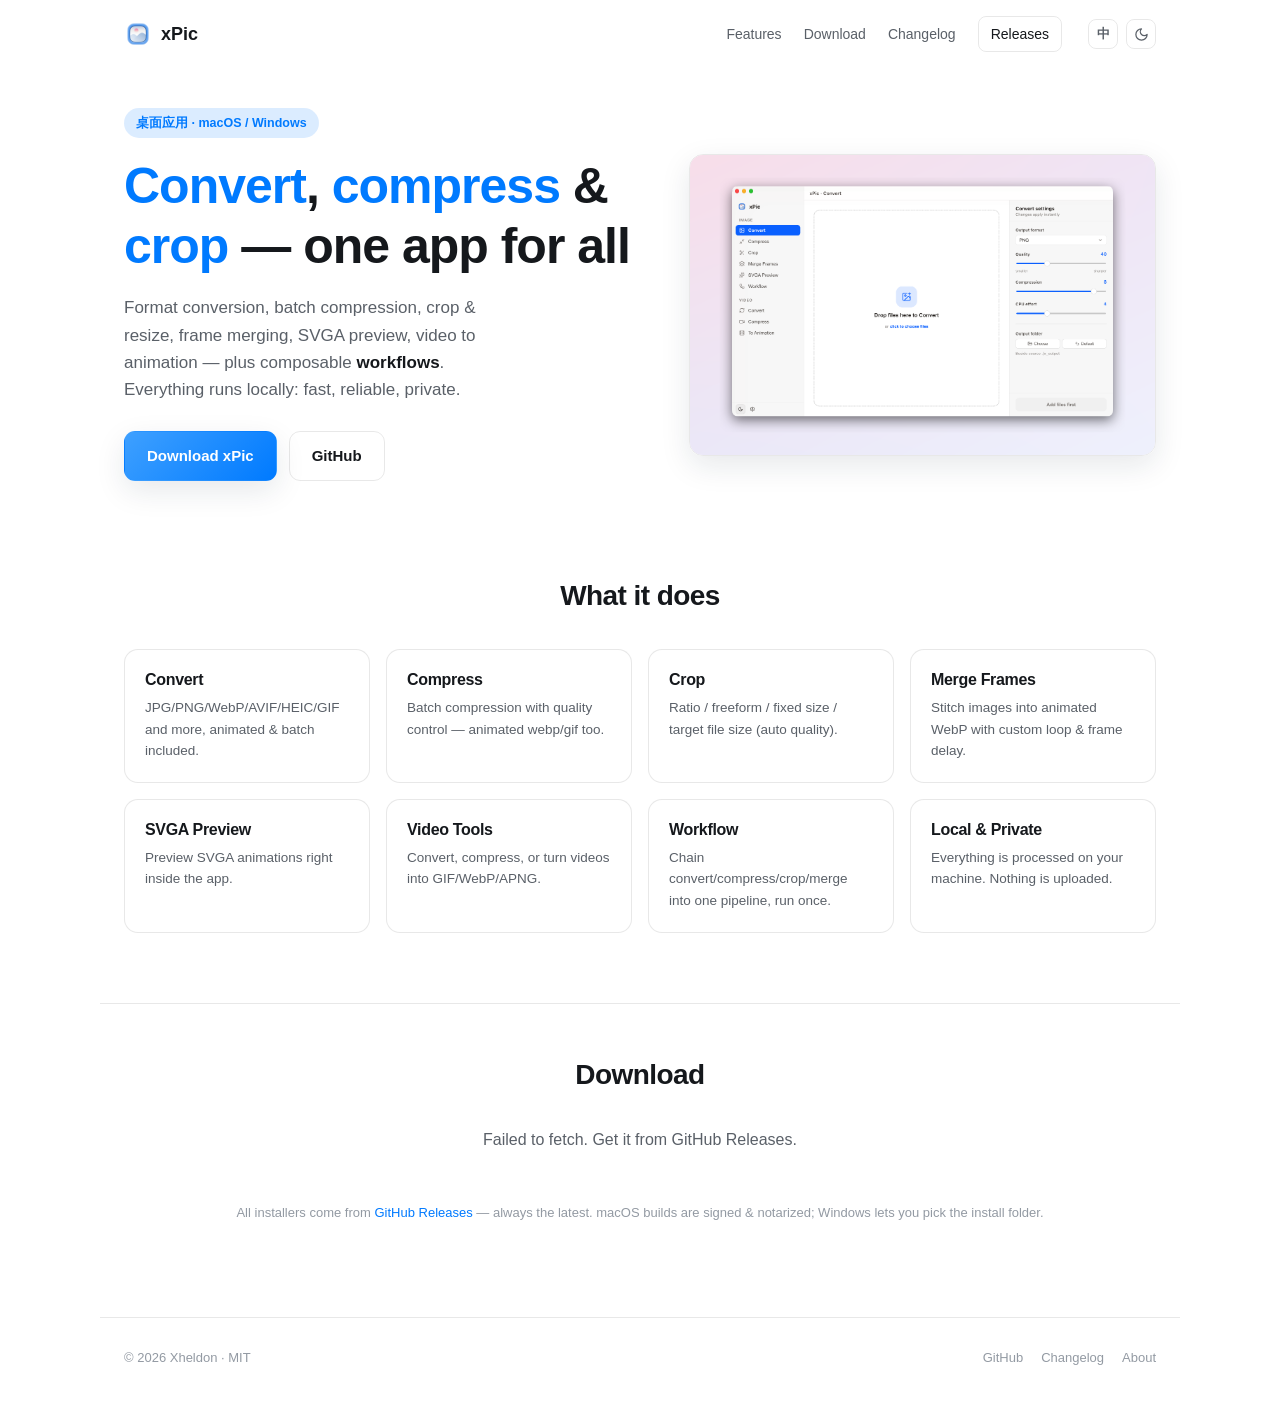
<file: index.html>
<!doctype html>
<html lang="zh-CN">
  <head>
    <meta charset="UTF-8" />
    <meta name="viewport" content="width=device-width, initial-scale=1.0" />
    <title>xPic — 简洁强大的图片格式转换 / 压缩 / 裁剪工具</title>
    <meta
      name="description"
      content="xPic 是一款 macOS / Windows 桌面应用，支持图片格式转换、压缩、裁剪、序列帧合成、SVGA 预览、视频转动图与工作流，本地处理、快速、隐私安全。"
    />
    <link rel="canonical" href="https://xpic.xheldon.com/" />
    <meta property="og:type" content="website" />
    <meta property="og:site_name" content="xPic" />
    <meta property="og:locale" content="zh_CN" />
    <meta property="og:locale:alternate" content="en_US" />
    <meta property="og:title" content="xPic — 简洁强大的图片格式转换 / 压缩 / 裁剪工具" />
    <meta
      property="og:description"
      content="xPic 是一款 macOS / Windows 桌面应用，支持图片格式转换、压缩、裁剪、序列帧合成、SVGA 预览、视频转动图与工作流，本地处理、快速、隐私安全。"
    />
    <meta property="og:url" content="https://xpic.xheldon.com/" />
    <meta property="og:image" content="https://xpic.xheldon.com/assets/screenshot-light-zh.png" />
    <meta property="og:image:alt" content="xPic 桌面应用界面" />
    <meta property="og:image:width" content="2652" />
    <meta property="og:image:height" content="1714" />
    <meta name="twitter:card" content="summary_large_image" />
    <meta name="twitter:title" content="xPic — 简洁强大的图片格式转换 / 压缩 / 裁剪工具" />
    <meta
      name="twitter:description"
      content="xPic 是一款 macOS / Windows 桌面应用，支持图片格式转换、压缩、裁剪、序列帧合成、SVGA 预览、视频转动图与工作流，本地处理、快速、隐私安全。"
    />
    <meta name="twitter:image" content="https://xpic.xheldon.com/assets/screenshot-light-zh.png" />
    <link rel="icon" href="./assets/icon.png" />
    <!-- 在 CSS 生效前按 localStorage/系统设置主题，避免首屏闪烁 -->
    <script>
      (function () {
        var t = localStorage.getItem('xpic-site-theme');
        if (t !== 'light' && t !== 'dark') {
          t = matchMedia('(prefers-color-scheme: dark)').matches ? 'dark' : 'light';
        }
        document.documentElement.setAttribute('data-theme', t);
      })();
    </script>
    <link rel="stylesheet" href="./style.css" />
  </head>
  <body>
    <header class="nav">
      <a class="brand" href="/">
        <img src="./assets/icon.png" alt="xPic" width="28" height="28" />
        <span>xPic</span>
      </a>
      <nav class="nav-links">
        <a href="#features" data-i18n="nav.features">功能</a>
        <a href="#download" data-i18n="nav.download">下载</a>
        <a href="/changelog" data-i18n="nav.changelog">更新日志</a>
        <a
          class="nav-gh"
          href="https://github.com/Xheldon/xPic/releases"
          target="_blank"
          rel="noreferrer"
          >Releases</a
        >
        <span class="nav-actions">
          <button type="button" class="icon-btn" id="lang-toggle" title="中 / EN">EN</button>
          <button type="button" class="icon-btn" id="theme-toggle" aria-label="theme"></button>
        </span>
      </nav>
    </header>

    <main>
      <section class="hero">
        <div class="hero-copy">
          <div class="badge" id="version-badge">桌面应用 · macOS / Windows</div>
          <h1 data-i18n="hero.title">把图片<em>转</em>、<em>压</em>、<em>裁</em>，一个应用搞定</h1>
          <p class="lead" data-i18n="hero.lead">
            格式转换、批量压缩、裁剪缩放、序列帧合成、SVGA 预览、视频转动图，
            还有可编排的<strong>工作流</strong>。全部本地处理，快、稳、隐私安全。
          </p>
          <div class="cta" id="download-top">
            <a class="btn btn-primary" id="primary-dl" href="#download" data-i18n="hero.download">
              下载 xPic
            </a>
            <a
              class="btn btn-ghost"
              href="https://github.com/Xheldon/xPic"
              target="_blank"
              rel="noreferrer"
              >GitHub</a
            >
          </div>
          <div class="cta-sub" id="primary-dl-sub"></div>
        </div>
        <div class="hero-shot">
          <img
            id="hero-shot"
            src="./assets/screenshot-light-zh.png"
            alt="xPic"
            onerror="this.style.display='none'"
          />
        </div>
      </section>

      <section id="features" class="features">
        <h2 data-i18n="features.title">它能做什么</h2>
        <div class="grid">
          <div class="card"><h3 data-i18n="f.convert">格式转换</h3><p data-i18n="f.convert.d">JPG/PNG/WebP/AVIF/HEIC/GIF 等互转，支持动图与批量。</p></div>
          <div class="card"><h3 data-i18n="f.compress">图片压缩</h3><p data-i18n="f.compress.d">可控质量批量压缩，webp/gif 动图也能压。</p></div>
          <div class="card"><h3 data-i18n="f.crop">图片裁剪</h3><p data-i18n="f.crop.d">比例 / 自由 / 固定尺寸 / 按目标大小（自动找质量）。</p></div>
          <div class="card"><h3 data-i18n="f.merge">序列帧合成</h3><p data-i18n="f.merge.d">多张图合成动态 WebP，自定义循环与帧间隔。</p></div>
          <div class="card"><h3 data-i18n="f.svga">SVGA 预览</h3><p data-i18n="f.svga.d">直接在应用里预览 SVGA 动画。</p></div>
          <div class="card"><h3 data-i18n="f.video">视频处理</h3><p data-i18n="f.video.d">视频格式转换、压缩、转 GIF/WebP/APNG 动图。</p></div>
          <div class="card"><h3 data-i18n="f.workflow">工作流</h3><p data-i18n="f.workflow.d">把转换/压缩/裁剪/合成串成一条流水线，一键跑完。</p></div>
          <div class="card"><h3 data-i18n="f.local">本地 &amp; 隐私</h3><p data-i18n="f.local.d">全部在你电脑上处理，文件不上传任何服务器。</p></div>
        </div>
      </section>

      <section id="download" class="download">
        <h2 data-i18n="dl.title">下载</h2>
        <p class="download-hint" id="download-version">正在获取最新版本…</p>
        <div class="dl-grid" id="dl-grid">
          <!-- 下载按钮由 JS 从 GitHub Releases API 注入 -->
        </div>
        <p class="download-foot" data-i18n="dl.foot">
          所有安装包来自
          <a
            href="https://github.com/Xheldon/xPic/releases/latest"
            target="_blank"
            rel="noreferrer"
            >GitHub Releases</a
          >，永远是最新版。macOS 已签名公证；Windows 安装时可自选安装目录。
        </p>
      </section>
    </main>

    <footer class="foot">
      <span>© <span id="year"></span> Xheldon · MIT</span>
      <span class="foot-links">
        <a href="https://github.com/Xheldon/xPic" target="_blank" rel="noreferrer">GitHub</a>
        <a href="/changelog" data-i18n="nav.changelog">更新日志</a>
        <a href="https://www.xheldon.com/about/" target="_blank" rel="noreferrer" data-i18n="nav.about">关于作者</a>
      </span>
    </footer>

    <script type="module" src="./app.js"></script>
  </body>
</html>
</file>
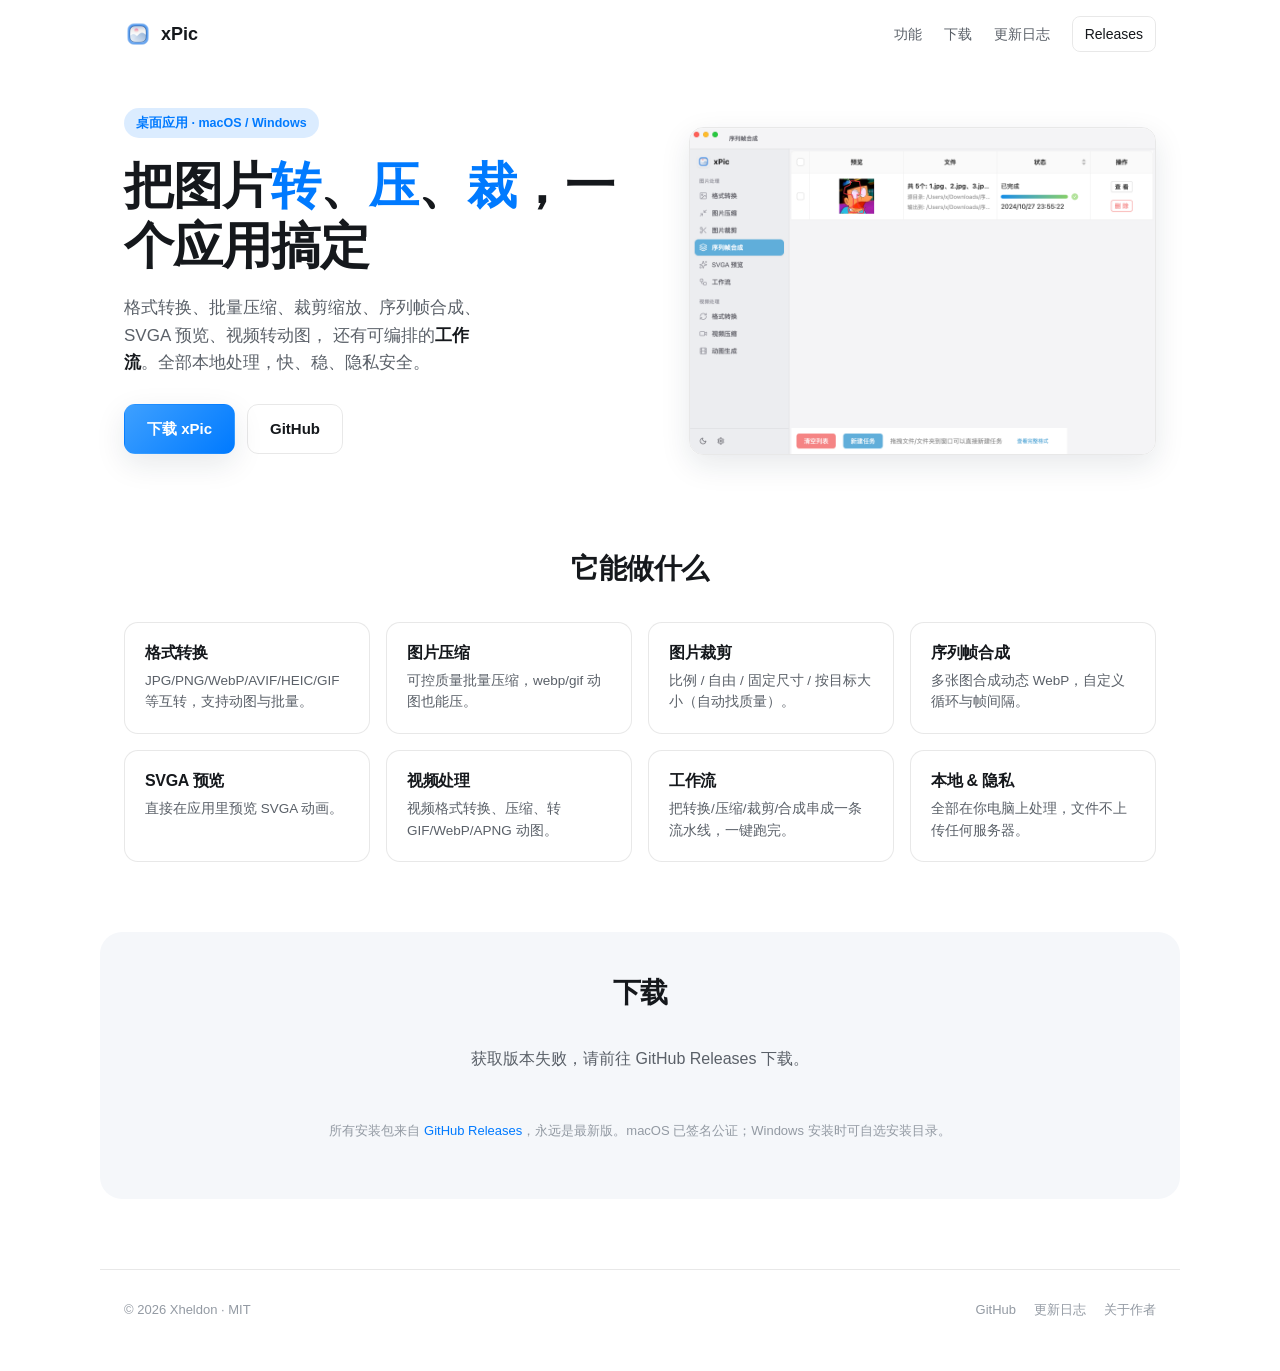
<file: website/index.html>
<!doctype html>
<html lang="zh-CN">
  <head>
    <meta charset="UTF-8" />
    <meta name="viewport" content="width=device-width, initial-scale=1.0" />
    <title>xPic — 简洁强大的图片格式转换 / 压缩 / 裁剪工具</title>
    <meta
      name="description"
      content="xPic 是一款 macOS / Windows 桌面应用，支持图片格式转换、压缩、裁剪、序列帧合成、SVGA 预览、视频转动图与工作流，本地处理、快速、隐私安全。"
    />
    <link rel="icon" href="./assets/icon.png" />
    <link rel="stylesheet" href="./style.css" />
  </head>
  <body>
    <header class="nav">
      <a class="brand" href="/">
        <img src="./assets/icon.png" alt="xPic" width="28" height="28" />
        <span>xPic</span>
      </a>
      <nav class="nav-links">
        <a href="#features">功能</a>
        <a href="#download">下载</a>
        <a href="/changelog">更新日志</a>
        <a
          class="nav-gh"
          href="https://github.com/Xheldon/xPic/releases"
          target="_blank"
          rel="noreferrer"
          >Releases</a
        >
      </nav>
    </header>

    <main>
      <section class="hero">
        <div class="hero-copy">
          <div class="badge" id="version-badge">桌面应用 · macOS / Windows</div>
          <h1>把图片<em>转</em>、<em>压</em>、<em>裁</em>，一个应用搞定</h1>
          <p class="lead">
            格式转换、批量压缩、裁剪缩放、序列帧合成、SVGA 预览、视频转动图，
            还有可编排的<strong>工作流</strong>。全部本地处理，快、稳、隐私安全。
          </p>
          <div class="cta" id="download-top">
            <a class="btn btn-primary" id="primary-dl" href="#download">
              下载 xPic
            </a>
            <a
              class="btn btn-ghost"
              href="https://github.com/Xheldon/xPic"
              target="_blank"
              rel="noreferrer"
              >GitHub</a
            >
          </div>
          <div class="cta-sub" id="primary-dl-sub"></div>
        </div>
        <div class="hero-shot">
          <img
            src="./assets/screenshot.png"
            alt="xPic 界面截图"
            onerror="this.style.display='none'"
          />
        </div>
      </section>

      <section id="features" class="features">
        <h2>它能做什么</h2>
        <div class="grid">
          <div class="card"><h3>格式转换</h3><p>JPG/PNG/WebP/AVIF/HEIC/GIF 等互转，支持动图与批量。</p></div>
          <div class="card"><h3>图片压缩</h3><p>可控质量批量压缩，webp/gif 动图也能压。</p></div>
          <div class="card"><h3>图片裁剪</h3><p>比例 / 自由 / 固定尺寸 / 按目标大小（自动找质量）。</p></div>
          <div class="card"><h3>序列帧合成</h3><p>多张图合成动态 WebP，自定义循环与帧间隔。</p></div>
          <div class="card"><h3>SVGA 预览</h3><p>直接在应用里预览 SVGA 动画。</p></div>
          <div class="card"><h3>视频处理</h3><p>视频格式转换、压缩、转 GIF/WebP/APNG 动图。</p></div>
          <div class="card"><h3>工作流</h3><p>把转换/压缩/裁剪/合成串成一条流水线，一键跑完。</p></div>
          <div class="card"><h3>本地 &amp; 隐私</h3><p>全部在你电脑上处理，文件不上传任何服务器。</p></div>
        </div>
      </section>

      <section id="download" class="download">
        <h2>下载</h2>
        <p class="download-hint" id="download-version">正在获取最新版本…</p>
        <div class="dl-grid" id="dl-grid">
          <!-- 下载按钮由 JS 从 GitHub Releases API 注入 -->
        </div>
        <p class="download-foot">
          所有安装包来自
          <a
            href="https://github.com/Xheldon/xPic/releases/latest"
            target="_blank"
            rel="noreferrer"
            >GitHub Releases</a
          >，永远是最新版。macOS 已签名公证；Windows 安装时可自选安装目录。
        </p>
      </section>
    </main>

    <footer class="foot">
      <span>© <span id="year"></span> Xheldon · MIT</span>
      <span class="foot-links">
        <a href="https://github.com/Xheldon/xPic" target="_blank" rel="noreferrer">GitHub</a>
        <a href="/changelog">更新日志</a>
        <a href="https://www.xheldon.com/about/" target="_blank" rel="noreferrer">关于作者</a>
      </span>
    </footer>

    <script type="module" src="./app.js"></script>
  </body>
</html>
</file>
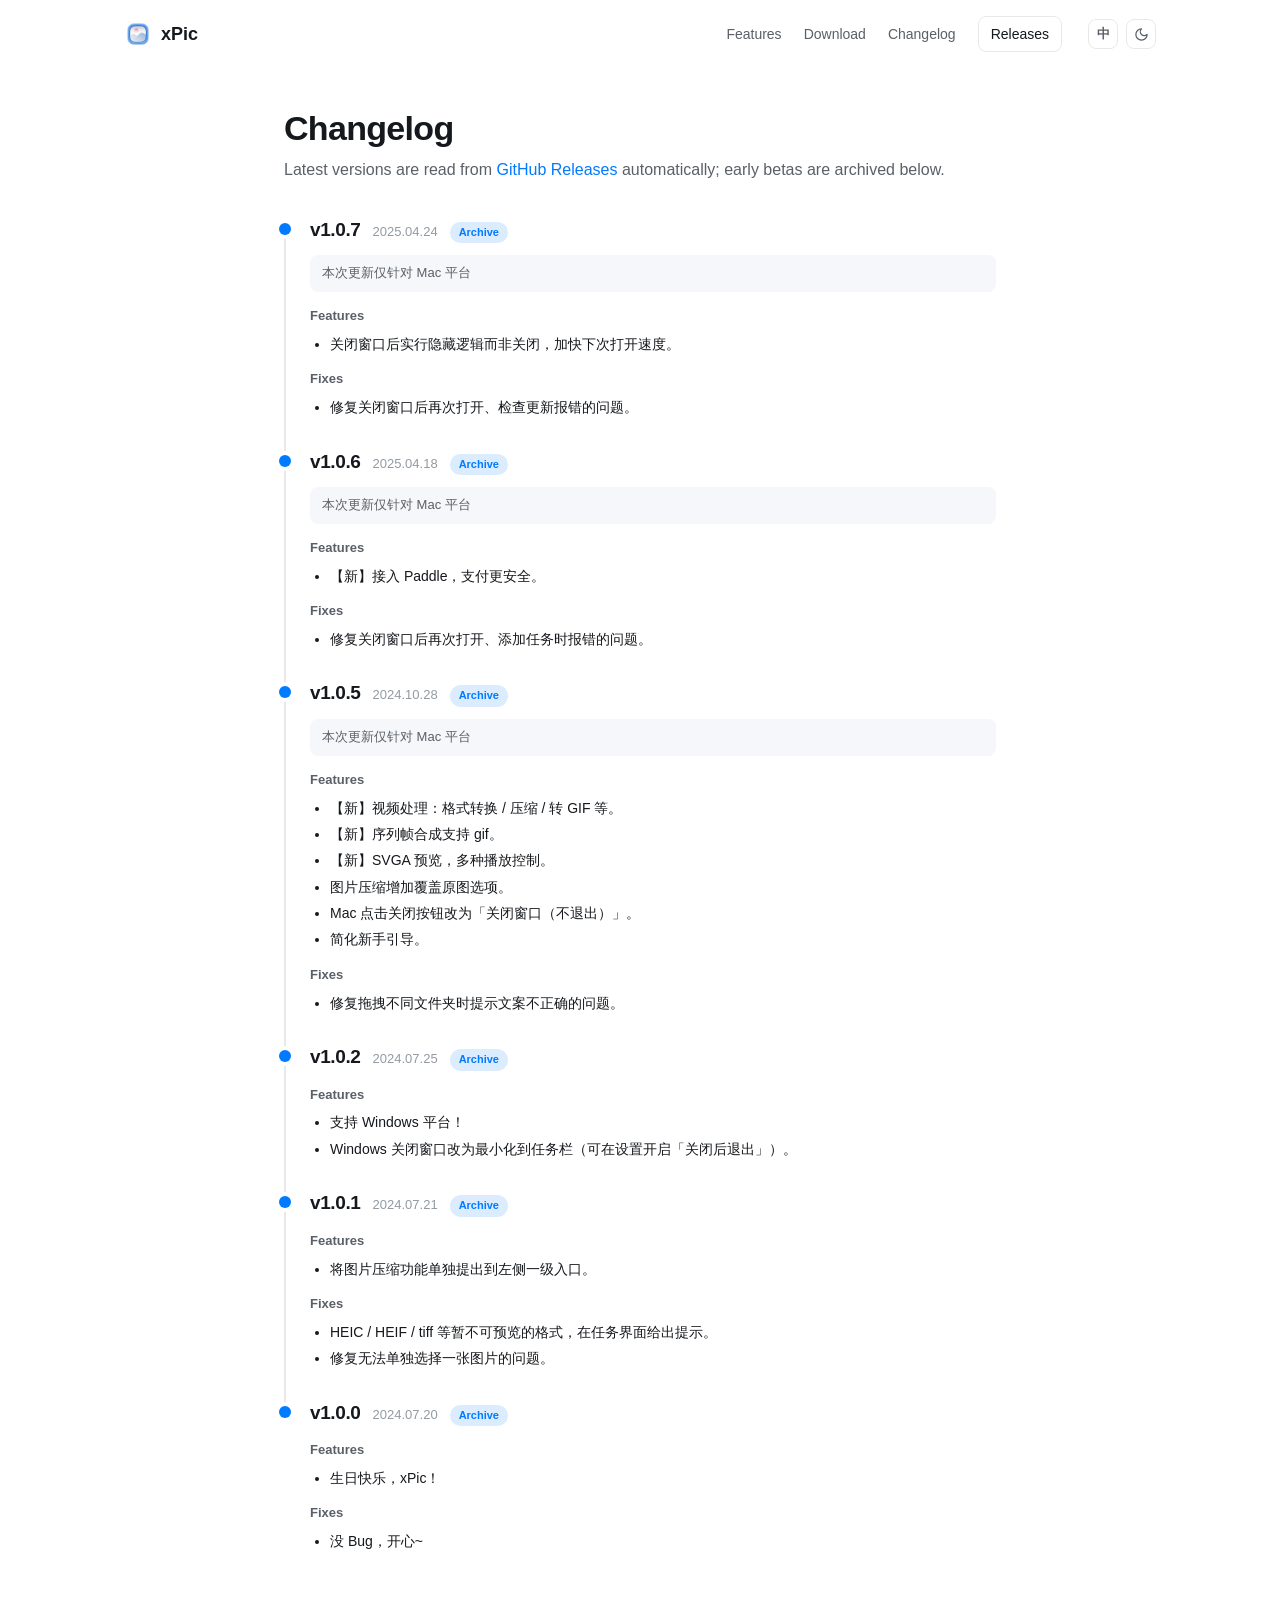
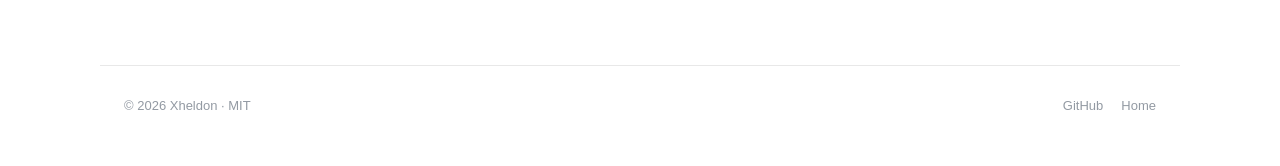
<file: changelog.html>
<!doctype html>
<html lang="zh-CN">
  <head>
    <meta charset="UTF-8" />
    <meta name="viewport" content="width=device-width, initial-scale=1.0" />
    <title>xPic 更新日志</title>
    <meta name="description" content="xPic 各版本的更新内容（changelog）。" />
    <link rel="canonical" href="https://xpic.xheldon.com/changelog" />
    <meta property="og:type" content="website" />
    <meta property="og:site_name" content="xPic" />
    <meta property="og:locale" content="zh_CN" />
    <meta property="og:locale:alternate" content="en_US" />
    <meta property="og:title" content="xPic 更新日志" />
    <meta property="og:description" content="xPic 各版本的更新内容（changelog）。" />
    <meta property="og:url" content="https://xpic.xheldon.com/changelog" />
    <meta property="og:image" content="https://xpic.xheldon.com/assets/screenshot-light-zh.png" />
    <meta property="og:image:alt" content="xPic 桌面应用界面" />
    <meta property="og:image:width" content="2652" />
    <meta property="og:image:height" content="1714" />
    <meta name="twitter:card" content="summary_large_image" />
    <meta name="twitter:title" content="xPic 更新日志" />
    <meta name="twitter:description" content="xPic 各版本的更新内容（changelog）。" />
    <meta name="twitter:image" content="https://xpic.xheldon.com/assets/screenshot-light-zh.png" />
    <link rel="icon" href="./assets/icon.png" />
    <!-- 在 CSS 生效前按 localStorage/系统设置主题，避免首屏闪烁 -->
    <script>
      (function () {
        var t = localStorage.getItem('xpic-site-theme');
        if (t !== 'light' && t !== 'dark') {
          t = matchMedia('(prefers-color-scheme: dark)').matches ? 'dark' : 'light';
        }
        document.documentElement.setAttribute('data-theme', t);
      })();
    </script>
    <link rel="stylesheet" href="./style.css" />
    <link rel="stylesheet" href="./changelog.css" />
  </head>
  <body>
    <header class="nav">
      <a class="brand" href="/">
        <img src="./assets/icon.png" alt="xPic" width="28" height="28" />
        <span>xPic</span>
      </a>
      <nav class="nav-links">
        <a href="/#features" data-i18n="nav.features">功能</a>
        <a href="/#download" data-i18n="nav.download">下载</a>
        <a href="/changelog" data-i18n="nav.changelog">更新日志</a>
        <a
          class="nav-gh"
          href="https://github.com/Xheldon/xPic/releases"
          target="_blank"
          rel="noreferrer"
          >Releases</a
        >
        <span class="nav-actions">
          <button type="button" class="icon-btn" id="lang-toggle" title="中 / EN">EN</button>
          <button type="button" class="icon-btn" id="theme-toggle" aria-label="theme"></button>
        </span>
      </nav>
    </header>

    <main class="cl-main">
      <h1 data-i18n="cl.title">更新日志</h1>
      <p class="cl-sub" data-i18n="cl.sub">
        最新版本会自动从
        <a href="https://github.com/Xheldon/xPic/releases" target="_blank" rel="noreferrer">GitHub Releases</a>
        读取；早期 Beta 版本为历史归档。
      </p>
      <div id="changelog" class="cl-list">
        <p class="cl-loading">加载中…</p>
      </div>
    </main>

    <footer class="foot">
      <span>© <span id="year"></span> Xheldon · MIT</span>
      <span class="foot-links">
        <a href="https://github.com/Xheldon/xPic" target="_blank" rel="noreferrer">GitHub</a>
        <a href="/" data-i18n="nav.home">首页</a>
      </span>
    </footer>

    <script type="module" src="./changelog.js"></script>
  </body>
</html>
</file>
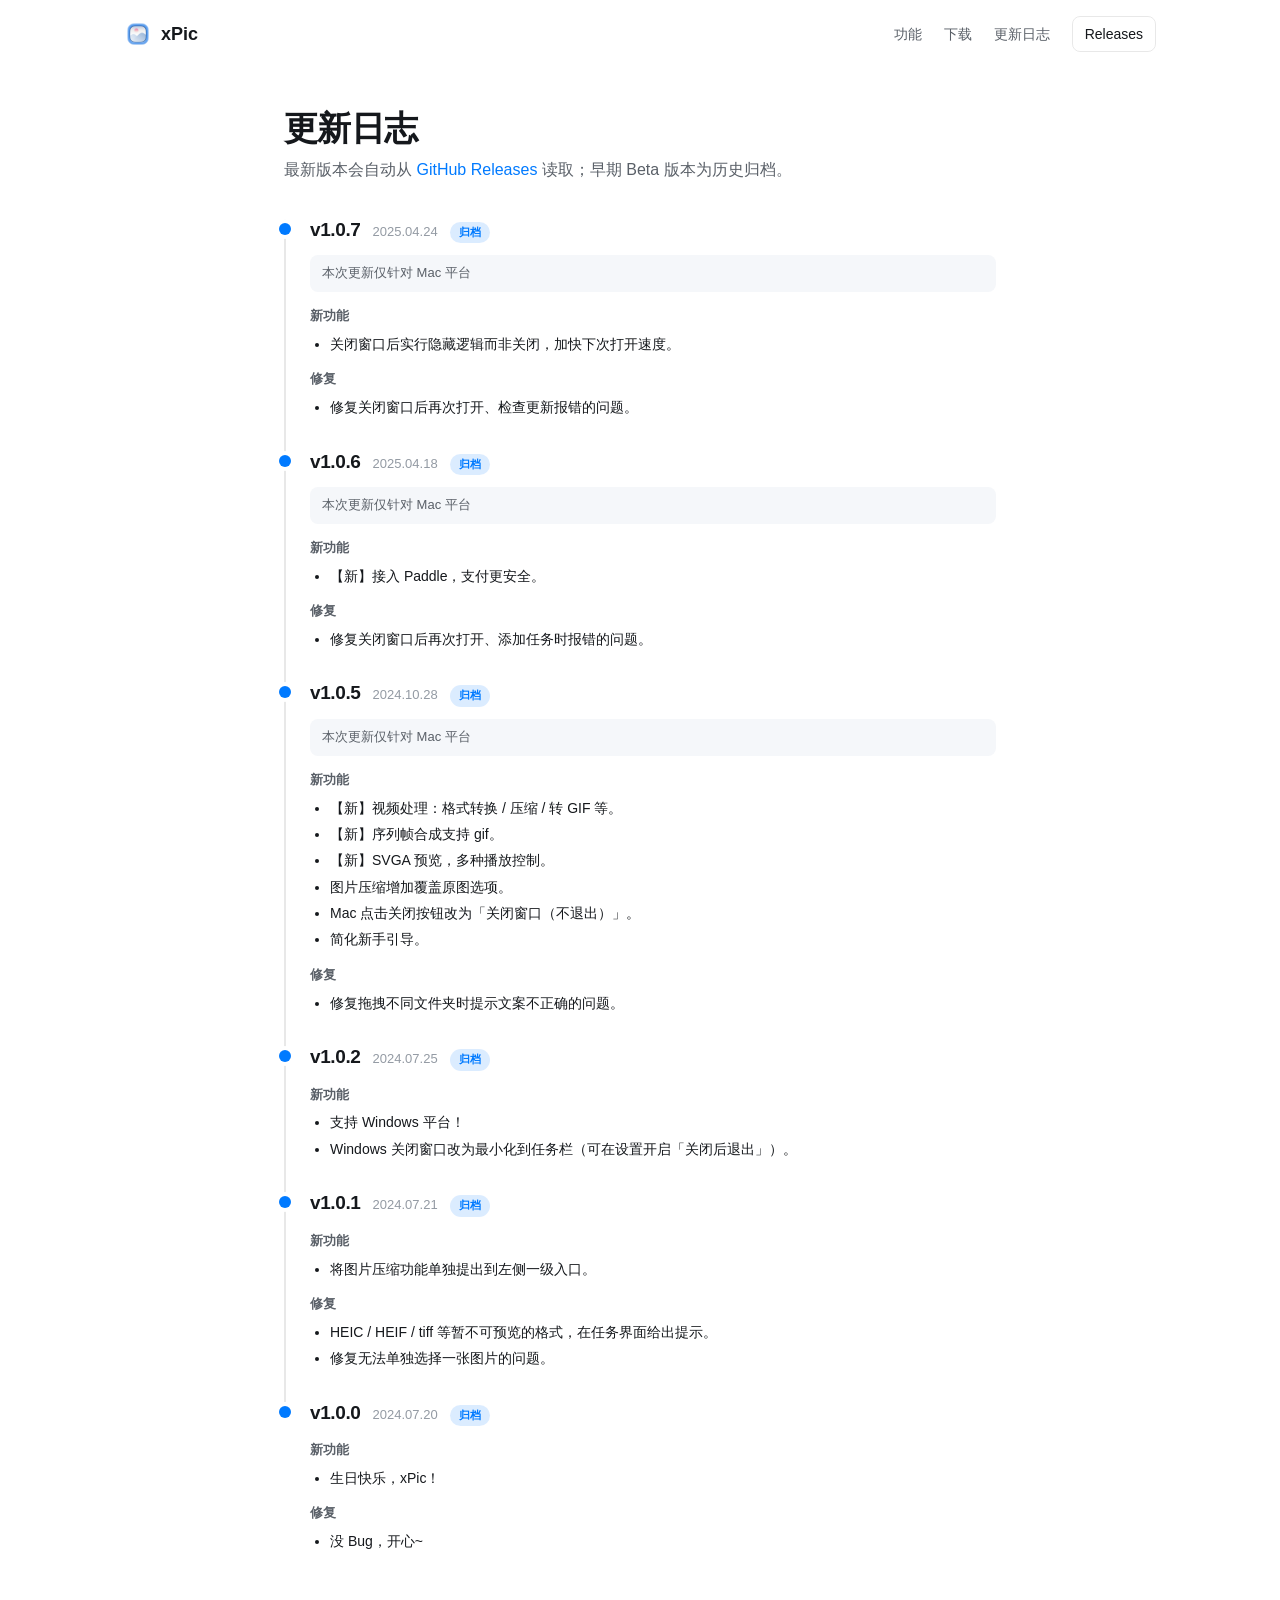
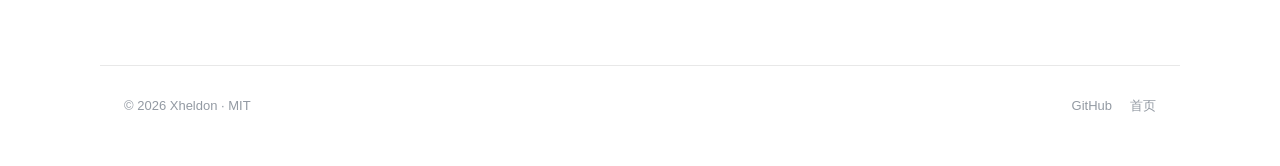
<file: website/changelog.html>
<!doctype html>
<html lang="zh-CN">
  <head>
    <meta charset="UTF-8" />
    <meta name="viewport" content="width=device-width, initial-scale=1.0" />
    <title>xPic 更新日志</title>
    <meta name="description" content="xPic 各版本的更新内容（changelog）。" />
    <link rel="icon" href="./assets/icon.png" />
    <link rel="stylesheet" href="./style.css" />
    <link rel="stylesheet" href="./changelog.css" />
  </head>
  <body>
    <header class="nav">
      <a class="brand" href="/">
        <img src="./assets/icon.png" alt="xPic" width="28" height="28" />
        <span>xPic</span>
      </a>
      <nav class="nav-links">
        <a href="/#features">功能</a>
        <a href="/#download">下载</a>
        <a href="/changelog">更新日志</a>
        <a
          class="nav-gh"
          href="https://github.com/Xheldon/xPic/releases"
          target="_blank"
          rel="noreferrer"
          >Releases</a
        >
      </nav>
    </header>

    <main class="cl-main">
      <h1>更新日志</h1>
      <p class="cl-sub">
        最新版本会自动从
        <a href="https://github.com/Xheldon/xPic/releases" target="_blank" rel="noreferrer">GitHub Releases</a>
        读取；早期 Beta 版本为历史归档。
      </p>
      <div id="changelog" class="cl-list">
        <p class="cl-loading">加载中…</p>
      </div>
    </main>

    <footer class="foot">
      <span>© <span id="year"></span> Xheldon · MIT</span>
      <span class="foot-links">
        <a href="https://github.com/Xheldon/xPic" target="_blank" rel="noreferrer">GitHub</a>
        <a href="/">首页</a>
      </span>
    </footer>

    <script type="module" src="./changelog.js"></script>
  </body>
</html>
</file>
<file: style.css>
/* xPic 官网样式 —— 与桌面应用同一套设计语言（accent #007aff）。
   主题由 [data-theme] 控制（头部内联脚本按 localStorage/系统尽早设置，避免闪烁）。 */
:root,
:root[data-theme='light'] {
  --bg: #ffffff;
  --bg-soft: #f5f7fa;
  --bg-card: #ffffff;
  --text-1: #15181c;
  --text-2: #5a6068;
  --text-3: #939aa3;
  --border: rgba(0, 0, 0, 0.09);
  --accent: #007aff;
  --accent-2: #3ea0ff;
  --accent-fg: #ffffff;
  --shadow: 0 10px 30px rgba(20, 40, 60, 0.1);
  --radius: 14px;
  --maxw: 1080px;
  --font: -apple-system, BlinkMacSystemFont, 'Segoe UI', Roboto, Helvetica, Arial,
    'PingFang SC', 'Microsoft YaHei', sans-serif;
}
:root[data-theme='dark'] {
  --bg: #0f1216;
  --bg-soft: #14181d;
  --bg-card: #181d23;
  --text-1: #eef1f4;
  --text-2: #a3acb6;
  --text-3: #6b747e;
  --border: rgba(255, 255, 255, 0.1);
  --accent: #0a84ff;
  --accent-2: #4aa3ff;
  --accent-fg: #0a0d10;
  --shadow: 0 10px 30px rgba(0, 0, 0, 0.5);
}

* { box-sizing: border-box; }
html { scroll-behavior: smooth; }
body {
  margin: 0;
  font-family: var(--font);
  color: var(--text-1);
  background: var(--bg);
  line-height: 1.6;
  -webkit-font-smoothing: antialiased;
}
a { color: inherit; text-decoration: none; }
h1, h2, h3 { line-height: 1.2; letter-spacing: -0.02em; }

/* ---- nav ---- */
.nav {
  position: sticky;
  top: 0;
  z-index: 10;
  display: flex;
  align-items: center;
  justify-content: space-between;
  max-width: var(--maxw);
  margin: 0 auto;
  padding: 16px 24px;
  backdrop-filter: saturate(180%) blur(12px);
}
.brand { display: flex; align-items: center; gap: 9px; font-weight: 800; font-size: 18px; }
.brand img { border-radius: 7px; }
.nav-links { display: flex; align-items: center; gap: 22px; font-size: 14px; color: var(--text-2); }
.nav-links a:hover { color: var(--text-1); }
.nav-gh {
  padding: 6px 12px;
  border: 1px solid var(--border);
  border-radius: 8px;
  color: var(--text-1) !important;
}
.nav-gh:hover { border-color: var(--accent); }

/* 主题 / 语言切换 */
.nav-actions { display: flex; align-items: center; gap: 8px; margin-left: 4px; }
.icon-btn {
  display: inline-flex;
  align-items: center;
  justify-content: center;
  width: 30px;
  height: 30px;
  padding: 0;
  border: 1px solid var(--border);
  border-radius: 8px;
  background: transparent;
  color: var(--text-2);
  font: inherit;
  font-size: 12.5px;
  font-weight: 650;
  cursor: pointer;
  transition: color 0.15s, border-color 0.15s;
}
.icon-btn:hover { color: var(--text-1); border-color: var(--accent); }

/* ---- hero ---- */
.hero {
  max-width: var(--maxw);
  margin: 40px auto 20px;
  padding: 0 24px;
  display: grid;
  grid-template-columns: 1.05fr 0.95fr;
  gap: 48px;
  align-items: center;
}
.badge {
  display: inline-block;
  font-size: 12.5px;
  font-weight: 600;
  color: var(--accent);
  background: color-mix(in srgb, var(--accent) 14%, transparent);
  padding: 5px 12px;
  border-radius: 999px;
  margin-bottom: 18px;
}
.hero h1 { font-size: clamp(32px, 5vw, 50px); font-weight: 850; margin: 0 0 18px; }
.hero h1 em { font-style: normal; color: var(--accent); }
.lead { font-size: 17px; color: var(--text-2); margin: 0 0 28px; max-width: 38ch; }
.lead strong { color: var(--text-1); }
.cta { display: flex; gap: 12px; flex-wrap: wrap; }
.cta-sub { margin-top: 10px; font-size: 12.5px; color: var(--text-3); min-height: 18px; }

.btn {
  display: inline-flex;
  align-items: center;
  gap: 8px;
  padding: 12px 22px;
  border-radius: 11px;
  font-weight: 650;
  font-size: 15px;
  border: 1px solid transparent;
  cursor: pointer;
  transition: transform 0.06s ease, box-shadow 0.2s, background 0.2s, border-color 0.2s;
}
.btn:active { transform: translateY(1px); }
.btn-primary {
  background: linear-gradient(135deg, var(--accent-2), var(--accent));
  color: var(--accent-fg);
  box-shadow: var(--shadow);
}
.btn-primary:hover { box-shadow: 0 14px 36px color-mix(in srgb, var(--accent) 40%, transparent); }
.btn-ghost { background: transparent; border-color: var(--border); color: var(--text-1); }
.btn-ghost:hover { border-color: var(--accent); }

.hero-shot img {
  width: 100%;
  border-radius: var(--radius);
  border: 1px solid var(--border);
  box-shadow: var(--shadow);
}

/* ---- features ---- */
.features { max-width: var(--maxw); margin: 70px auto; padding: 0 24px; }
.features h2, .download h2 { font-size: 28px; text-align: center; margin: 0 0 36px; }
.grid {
  display: grid;
  grid-template-columns: repeat(4, 1fr);
  gap: 16px;
}
.card {
  background: var(--bg-card);
  border: 1px solid var(--border);
  border-radius: var(--radius);
  padding: 20px;
  transition: transform 0.15s, border-color 0.15s;
}
.card:hover { transform: translateY(-3px); border-color: var(--accent); }
.card h3 { font-size: 16px; margin: 0 0 8px; }
.card p { font-size: 13.5px; color: var(--text-2); margin: 0; }

/* ---- download ----（无底色色块：留白 + 发丝分隔线，更克制） */
.download {
  max-width: var(--maxw);
  margin: 70px auto;
  padding: 54px 24px 10px;
  text-align: center;
  border-top: 1px solid var(--border);
}
.download-hint { color: var(--text-2); margin: 0 0 24px; }
.dl-grid {
  display: flex;
  flex-wrap: wrap;
  gap: 12px;
  justify-content: center;
  max-width: 640px;
  margin: 0 auto;
}
.dl-grid .btn { min-width: 220px; justify-content: center; }
.dl-grid .dl-arch { font-weight: 500; color: var(--text-3); font-size: 12px; }
.download-foot { margin-top: 26px; font-size: 13px; color: var(--text-3); }
.download-foot a { color: var(--accent); }

/* ---- footer ---- */
.foot {
  max-width: var(--maxw);
  margin: 0 auto;
  padding: 30px 24px 50px;
  display: flex;
  justify-content: space-between;
  align-items: center;
  flex-wrap: wrap;
  gap: 12px;
  font-size: 13px;
  color: var(--text-3);
  border-top: 1px solid var(--border);
}
.foot-links { display: flex; gap: 18px; }
.foot-links a:hover { color: var(--accent); }

/* ---- responsive ---- */
@media (max-width: 880px) {
  .hero { grid-template-columns: 1fr; gap: 28px; margin-top: 24px; }
  .hero-shot { order: -1; }
  .grid { grid-template-columns: repeat(2, 1fr); }
}
@media (max-width: 520px) {
  .nav-links a:not(.nav-gh) { display: none; }
  .grid { grid-template-columns: 1fr; }
}
</file>
<file: website/style.css>
/* xPic 官网样式 —— 与桌面应用同一套设计语言（accent #007aff），明暗自适应。 */
:root {
  --bg: #ffffff;
  --bg-soft: #f5f7fa;
  --bg-card: #ffffff;
  --text-1: #15181c;
  --text-2: #5a6068;
  --text-3: #939aa3;
  --border: rgba(0, 0, 0, 0.09);
  --accent: #007aff;
  --accent-2: #3ea0ff;
  --accent-fg: #ffffff;
  --shadow: 0 10px 30px rgba(20, 40, 60, 0.1);
  --radius: 14px;
  --maxw: 1080px;
  --font: -apple-system, BlinkMacSystemFont, 'Segoe UI', Roboto, Helvetica, Arial,
    'PingFang SC', 'Microsoft YaHei', sans-serif;
}
@media (prefers-color-scheme: dark) {
  :root {
    --bg: #0f1216;
    --bg-soft: #14181d;
    --bg-card: #181d23;
    --text-1: #eef1f4;
    --text-2: #a3acb6;
    --text-3: #6b747e;
    --border: rgba(255, 255, 255, 0.1);
    --accent: #0a84ff;
    --accent-2: #4aa3ff;
    --accent-fg: #0a0d10;
    --shadow: 0 10px 30px rgba(0, 0, 0, 0.5);
  }
}

* { box-sizing: border-box; }
html { scroll-behavior: smooth; }
body {
  margin: 0;
  font-family: var(--font);
  color: var(--text-1);
  background: var(--bg);
  line-height: 1.6;
  -webkit-font-smoothing: antialiased;
}
a { color: inherit; text-decoration: none; }
h1, h2, h3 { line-height: 1.2; letter-spacing: -0.02em; }

/* ---- nav ---- */
.nav {
  position: sticky;
  top: 0;
  z-index: 10;
  display: flex;
  align-items: center;
  justify-content: space-between;
  max-width: var(--maxw);
  margin: 0 auto;
  padding: 16px 24px;
  backdrop-filter: saturate(180%) blur(12px);
}
.brand { display: flex; align-items: center; gap: 9px; font-weight: 800; font-size: 18px; }
.brand img { border-radius: 7px; }
.nav-links { display: flex; align-items: center; gap: 22px; font-size: 14px; color: var(--text-2); }
.nav-links a:hover { color: var(--text-1); }
.nav-gh {
  padding: 6px 12px;
  border: 1px solid var(--border);
  border-radius: 8px;
  color: var(--text-1) !important;
}
.nav-gh:hover { border-color: var(--accent); }

/* ---- hero ---- */
.hero {
  max-width: var(--maxw);
  margin: 40px auto 20px;
  padding: 0 24px;
  display: grid;
  grid-template-columns: 1.05fr 0.95fr;
  gap: 48px;
  align-items: center;
}
.badge {
  display: inline-block;
  font-size: 12.5px;
  font-weight: 600;
  color: var(--accent);
  background: color-mix(in srgb, var(--accent) 14%, transparent);
  padding: 5px 12px;
  border-radius: 999px;
  margin-bottom: 18px;
}
.hero h1 { font-size: clamp(32px, 5vw, 50px); font-weight: 850; margin: 0 0 18px; }
.hero h1 em { font-style: normal; color: var(--accent); }
.lead { font-size: 17px; color: var(--text-2); margin: 0 0 28px; max-width: 38ch; }
.lead strong { color: var(--text-1); }
.cta { display: flex; gap: 12px; flex-wrap: wrap; }
.cta-sub { margin-top: 10px; font-size: 12.5px; color: var(--text-3); min-height: 18px; }

.btn {
  display: inline-flex;
  align-items: center;
  gap: 8px;
  padding: 12px 22px;
  border-radius: 11px;
  font-weight: 650;
  font-size: 15px;
  border: 1px solid transparent;
  cursor: pointer;
  transition: transform 0.06s ease, box-shadow 0.2s, background 0.2s, border-color 0.2s;
}
.btn:active { transform: translateY(1px); }
.btn-primary {
  background: linear-gradient(135deg, var(--accent-2), var(--accent));
  color: var(--accent-fg);
  box-shadow: var(--shadow);
}
.btn-primary:hover { box-shadow: 0 14px 36px color-mix(in srgb, var(--accent) 40%, transparent); }
.btn-ghost { background: transparent; border-color: var(--border); color: var(--text-1); }
.btn-ghost:hover { border-color: var(--accent); }

.hero-shot img {
  width: 100%;
  border-radius: var(--radius);
  border: 1px solid var(--border);
  box-shadow: var(--shadow);
}

/* ---- features ---- */
.features { max-width: var(--maxw); margin: 70px auto; padding: 0 24px; }
.features h2, .download h2 { font-size: 28px; text-align: center; margin: 0 0 36px; }
.grid {
  display: grid;
  grid-template-columns: repeat(4, 1fr);
  gap: 16px;
}
.card {
  background: var(--bg-card);
  border: 1px solid var(--border);
  border-radius: var(--radius);
  padding: 20px;
  transition: transform 0.15s, border-color 0.15s;
}
.card:hover { transform: translateY(-3px); border-color: var(--accent); }
.card h3 { font-size: 16px; margin: 0 0 8px; }
.card p { font-size: 13.5px; color: var(--text-2); margin: 0; }

/* ---- download ---- */
.download {
  max-width: var(--maxw);
  margin: 70px auto;
  padding: 44px 24px;
  text-align: center;
  background: var(--bg-soft);
  border-radius: 22px;
}
.download-hint { color: var(--text-2); margin: 0 0 24px; }
.dl-grid {
  display: flex;
  flex-wrap: wrap;
  gap: 12px;
  justify-content: center;
  max-width: 640px;
  margin: 0 auto;
}
.dl-grid .btn { min-width: 220px; justify-content: center; }
.dl-grid .dl-arch { font-weight: 500; color: var(--text-3); font-size: 12px; }
.download-foot { margin-top: 26px; font-size: 13px; color: var(--text-3); }
.download-foot a { color: var(--accent); }

/* ---- footer ---- */
.foot {
  max-width: var(--maxw);
  margin: 0 auto;
  padding: 30px 24px 50px;
  display: flex;
  justify-content: space-between;
  align-items: center;
  flex-wrap: wrap;
  gap: 12px;
  font-size: 13px;
  color: var(--text-3);
  border-top: 1px solid var(--border);
}
.foot-links { display: flex; gap: 18px; }
.foot-links a:hover { color: var(--accent); }

/* ---- responsive ---- */
@media (max-width: 880px) {
  .hero { grid-template-columns: 1fr; gap: 28px; margin-top: 24px; }
  .hero-shot { order: -1; }
  .grid { grid-template-columns: repeat(2, 1fr); }
}
@media (max-width: 520px) {
  .nav-links a:not(.nav-gh) { display: none; }
  .grid { grid-template-columns: 1fr; }
}
</file>
<file: changelog.css>
.cl-main {
  max-width: 760px;
  margin: 40px auto;
  padding: 0 24px 40px;
}
.cl-main h1 {
  font-size: 34px;
  margin: 0 0 8px;
}
.cl-sub {
  color: var(--text-2);
  margin: 0 0 36px;
}
.cl-sub a {
  color: var(--accent);
}
.cl-loading {
  color: var(--text-3);
}

.cl-entry {
  position: relative;
  padding: 0 0 28px 24px;
  border-left: 2px solid var(--border);
}
.cl-entry:last-child {
  border-left-color: transparent;
}
.cl-entry::before {
  content: '';
  position: absolute;
  left: -7px;
  top: 4px;
  width: 12px;
  height: 12px;
  border-radius: 50%;
  background: var(--accent);
  box-shadow: 0 0 0 4px var(--bg);
}
.cl-ver {
  display: flex;
  align-items: baseline;
  gap: 12px;
  flex-wrap: wrap;
  margin-bottom: 12px;
}
.cl-ver h2 {
  font-size: 19px;
  margin: 0;
}
.cl-date {
  font-size: 13px;
  color: var(--text-3);
}
.cl-tag {
  font-size: 11px;
  font-weight: 600;
  color: var(--accent);
  background: color-mix(in srgb, var(--accent) 14%, transparent);
  padding: 2px 9px;
  border-radius: 999px;
}
.cl-note {
  font-size: 13px;
  color: var(--text-2);
  background: var(--bg-soft);
  border-radius: 8px;
  padding: 8px 12px;
  margin: 0 0 12px;
}
.cl-sec-title {
  font-size: 13px;
  font-weight: 700;
  color: var(--text-2);
  margin: 14px 0 6px;
}
.cl-list ul {
  margin: 0;
  padding-left: 20px;
}
.cl-list li {
  font-size: 14px;
  color: var(--text-1);
  margin: 4px 0;
  line-height: 1.6;
}
.cl-body {
  font-size: 14px;
  line-height: 1.7;
  color: var(--text-1);
}
.cl-body :is(h1, h2, h3) {
  font-size: 14px;
  margin: 12px 0 6px;
}
.cl-body a {
  color: var(--accent);
}
</file>
<file: website/changelog.css>
.cl-main {
  max-width: 760px;
  margin: 40px auto;
  padding: 0 24px 40px;
}
.cl-main h1 {
  font-size: 34px;
  margin: 0 0 8px;
}
.cl-sub {
  color: var(--text-2);
  margin: 0 0 36px;
}
.cl-sub a {
  color: var(--accent);
}
.cl-loading {
  color: var(--text-3);
}

.cl-entry {
  position: relative;
  padding: 0 0 28px 24px;
  border-left: 2px solid var(--border);
}
.cl-entry:last-child {
  border-left-color: transparent;
}
.cl-entry::before {
  content: '';
  position: absolute;
  left: -7px;
  top: 4px;
  width: 12px;
  height: 12px;
  border-radius: 50%;
  background: var(--accent);
  box-shadow: 0 0 0 4px var(--bg);
}
.cl-ver {
  display: flex;
  align-items: baseline;
  gap: 12px;
  flex-wrap: wrap;
  margin-bottom: 12px;
}
.cl-ver h2 {
  font-size: 19px;
  margin: 0;
}
.cl-date {
  font-size: 13px;
  color: var(--text-3);
}
.cl-tag {
  font-size: 11px;
  font-weight: 600;
  color: var(--accent);
  background: color-mix(in srgb, var(--accent) 14%, transparent);
  padding: 2px 9px;
  border-radius: 999px;
}
.cl-note {
  font-size: 13px;
  color: var(--text-2);
  background: var(--bg-soft);
  border-radius: 8px;
  padding: 8px 12px;
  margin: 0 0 12px;
}
.cl-sec-title {
  font-size: 13px;
  font-weight: 700;
  color: var(--text-2);
  margin: 14px 0 6px;
}
.cl-list ul {
  margin: 0;
  padding-left: 20px;
}
.cl-list li {
  font-size: 14px;
  color: var(--text-1);
  margin: 4px 0;
  line-height: 1.6;
}
.cl-body {
  font-size: 14px;
  line-height: 1.7;
  color: var(--text-1);
}
.cl-body :is(h1, h2, h3) {
  font-size: 14px;
  margin: 12px 0 6px;
}
.cl-body a {
  color: var(--accent);
}
</file>
